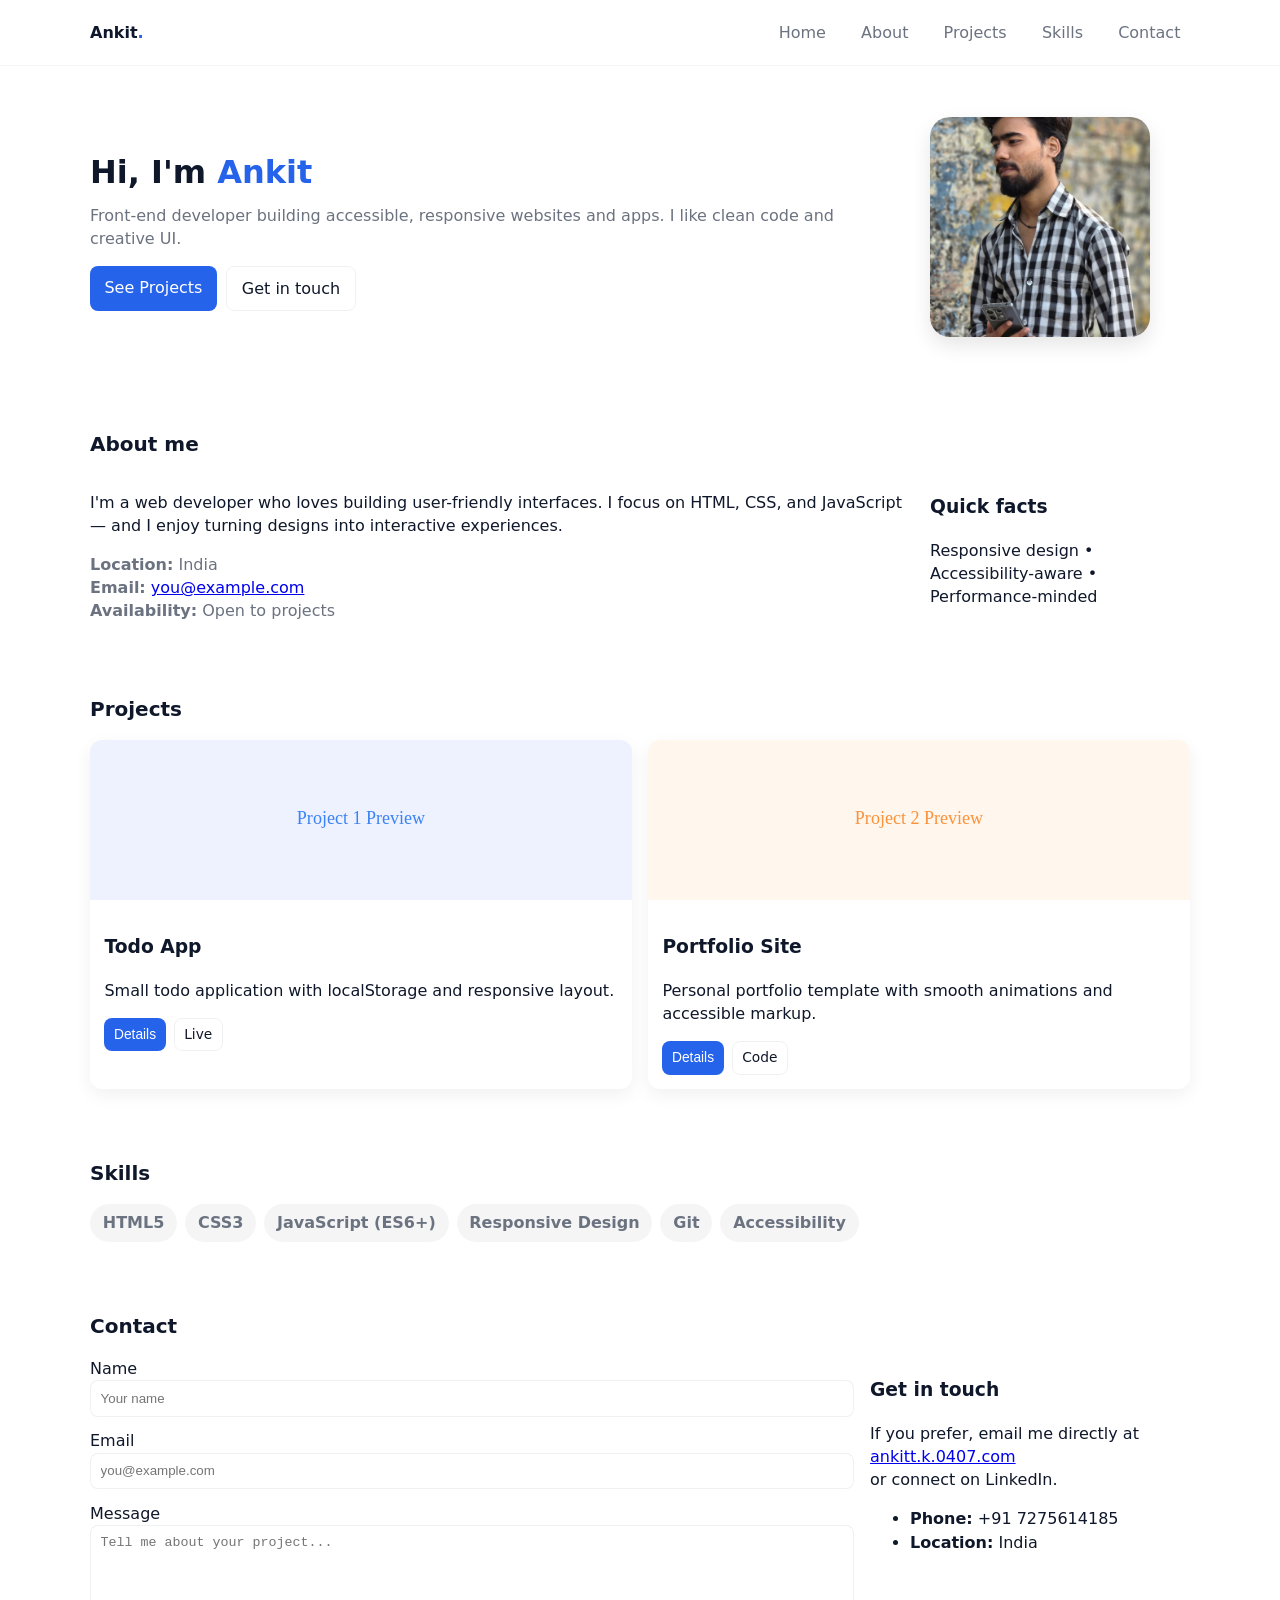
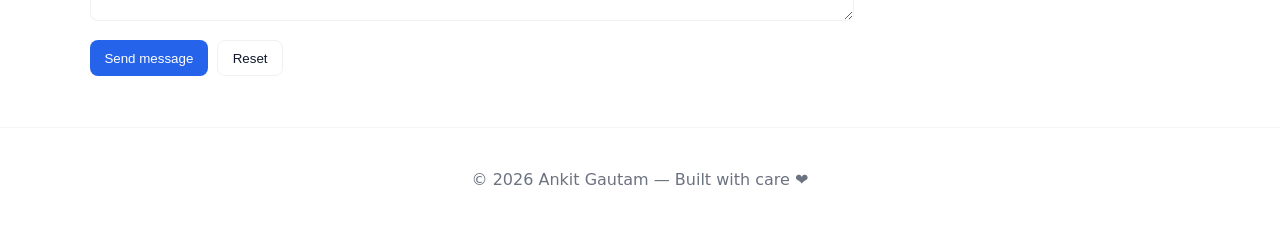
<file: index.html>
<!doctype html>
<html lang="en">
<head>
  <meta charset="utf-8" />
  <meta name="viewport" content="width=device-width,initial-scale=1" />
  <title>Ankit Gautam — Portfolio</title>
  <meta name="description" content="Portfolio of Ankit Gautam — web developer" />
  <style>
    :root{
  --bg: #ffffff;
  --muted: #6b7280;
  --accent: #2563eb;
  --accent-2: #60a5fa;
  --glass: rgba(15,23,42,0.04);
  --radius: 12px;
  --container: 1100px;
  --gap: 1.25rem;
  --transition: 240ms ease;
  --shadow: 0 6px 18px rgba(16,24,40,0.06);
  --maxwidth: 1200px;
  --text: #0f172a;
}

*{box-sizing:border-box}
html,body{height:100%}
body{
  margin:0;
  font-family: Inter, ui-sans-serif, system-ui, -apple-system, "Segoe UI", Roboto, "Helvetica Neue", Arial;
  background:var(--bg);
  color:var(--text);
  -webkit-font-smoothing:antialiased;
  -moz-osx-font-smoothing:grayscale;
  line-height:1.45;
  -webkit-text-size-adjust:100%;
}

/* Container */
.container{
  width: min(var(--container), 92%);
  margin: 0 auto;
}

/* Header */
.site-header{
  position:sticky;
  top:0;
  z-index:50;
  background: linear-gradient(180deg, rgba(255,255,255,0.9), rgba(255,255,255,0.8));
  backdrop-filter: blur(6px);
  border-bottom: 1px solid rgba(15,23,42,0.04);
}
.header-inner{
  display:flex;
  align-items:center;
  justify-content:space-between;
  gap:var(--gap);
  padding:0.85rem 0;
}
.logo{font-weight:700; text-decoration:none; color:var(--text)}
.logo .dot{color:var(--accent)}
.site-nav ul{list-style:none; margin:0; padding:0; display:flex; gap:1rem}
.site-nav a{display:inline-block; padding:0.45rem 0.6rem; color:var(--muted); text-decoration:none; border-radius:8px; transition:var(--transition)}
.site-nav a:hover, .site-nav a:focus{color:var(--text); background:var(--glass)}

/* Mobile menu button */
.menu-toggle{display:none; background:none; border:0; padding:8px; cursor:pointer}
.hamburger{width:22px;height:2px;background:var(--text);display:block;position:relative}
.hamburger::before, .hamburger::after{content:"";position:absolute;left:0;width:22px;height:2px;background:var(--text)}
.hamburger::before{top:-7px} .hamburger::after{top:7px}

/* Hero */
.hero{padding:3.2rem 0}
.hero-inner{display:grid; gap:2rem; align-items:center; grid-template-columns:1fr 260px}
.hero-text h1{font-size:2rem;margin:0 0 0.5rem}
.hero-text h1 span{color:var(--accent)}
.hero-text p{color:var(--muted); margin:0 0 1rem}
.profile-img{
  width:220px;
  height:220px;
  object-fit:cover;
  border-radius:20px;
  box-shadow: 0 8px 20px rgba(0,0,0,0.1);
}
.cta{display:flex; gap:0.6rem}
.btn{
  display:inline-block;
  background:var(--accent);
  color:white;
  padding:0.6rem 0.9rem;
  border-radius:8px;
  text-decoration:none;
  border:0;
  cursor:pointer;
  transition:var(--transition);
}
.btn:hover{transform:translateY(-3px)}
.btn-outline{background:transparent; border:1px solid rgba(15,23,42,0.06); color:var(--text)}
.btn-sm{padding:0.35rem 0.6rem; font-size:0.86rem}

/* Sections */
.section{padding:2.2rem 0}
.section-title{font-size:1.25rem;margin:0 0 1rem}

/* About */
.about-grid{display:grid;grid-template-columns:1fr 260px; gap:1.25rem}
.meta{list-style:none;padding:0;margin:1rem 0 0;color:var(--muted)}

/* Projects */
.projects-grid{display:grid;grid-template-columns:repeat(2,1fr); gap:1rem}
.project-card{background:white;border-radius:12px;overflow:hidden;box-shadow:var(--shadow);display:flex;flex-direction:column}
.project-card img{width:100%;height:160px;object-fit:cover;display:block}
.card-body{padding:0.9rem}
.card-actions{display:flex;gap:0.5rem;margin-top:0.7rem}

/* Skills chips */
.chips{display:flex;flex-wrap:wrap;gap:0.5rem}
.chip{padding:0.45rem 0.8rem;border-radius:999px;background:var(--glass);font-weight:600;color:var(--muted)}

/* Contact */
.contact-grid{display:grid;grid-template-columns:1fr 320px; gap:1rem}
.contact-form label{display:block;margin-bottom:0.8rem}
.contact-form input, .contact-form textarea{
  width:100%; padding:0.6rem; border-radius:8px;border:1px solid rgba(15,23,42,0.06)
}
.form-actions{display:flex;gap:0.6rem;margin-top:0.6rem}
.form-status{color:var(--muted);margin-top:0.6rem}

/* Footer */
.site-footer{padding:1.5rem 0; border-top:1px solid rgba(15,23,42,0.04); text-align:center;color:var(--muted)}

/* Modal */
.modal{position:fixed;inset:0;display:flex;align-items:center;justify-content:center;background:rgba(2,6,23,0.5);opacity:0;pointer-events:none;transition:var(--transition)}
.modal[aria-hidden="false"]{opacity:1;pointer-events:auto}
.modal-content{background:white;padding:1.1rem;border-radius:12px;max-width:720px;width:min(92%,700px);box-shadow:var(--shadow);position:relative}
.modal-close{position:absolute;right:8px;top:8px;border:0;background:transparent;font-size:24px;cursor:pointer}

/* Responsive */
@media (max-width:900px){
  .hero-inner{grid-template-columns:1fr; text-align:center}
  .hero-photo{margin:0 auto}
  .projects-grid{grid-template-columns:1fr}
  .about-grid{grid-template-columns:1fr}
  .contact-grid{grid-template-columns:1fr}
  .site-nav{position:fixed; inset:auto 0 0 0; background:white; padding:1rem; transform:translateY(-8px); box-shadow:var(--shadow); display:none}
  .site-nav.open{display:block}
  .menu-toggle{display:block}
  .site-nav ul{flex-direction:column; gap:0.6rem}
}

/* Focus states for accessibility */
a:focus, button:focus, input:focus, textarea:focus {outline:3px solid rgba(96,165,250,0.2); outline-offset:3px}
  </style>
</head>
<body>
  <header class="site-header">
    <div class="container header-inner">
      <a href="#" class="logo">Ankit<span class="dot">.</span></a>

      <button id="menuToggle" class="menu-toggle" aria-label="Open menu" aria-expanded="false">
        <span class="hamburger"></span>
      </button>

      <nav id="siteNav" class="site-nav" aria-label="Main navigation">
        <ul>
          <li><a href="#home">Home</a></li>
          <li><a href="#about">About</a></li>
          <li><a href="#projects">Projects</a></li>
          <li><a href="#skills">Skills</a></li>
          <li><a href="#contact">Contact</a></li>
        </ul>
      </nav>
    </div>
  </header>

  <main>
    <!-- Hero -->
    <section id="home" class="hero">
      <div class="container hero-inner">
        <div class="hero-text">
          <h1>Hi, I'm <span>Ankit</span></h1>
          <p>Front-end developer building accessible, responsive websites and apps. I like clean code and creative UI.</p>
          <div class="cta">
            <a href="#projects" class="btn">See Projects</a>
            <a href="#contact" class="btn btn-outline">Get in touch</a>
          </div>
        </div>
        <div class="hero-photo">
          <img src="ankit.jpg" alt="Ankit Gautam photo" class="profile-img">
        </div>
      </div>
    </section>

    <!-- About -->
    <section id="about" class="section container">
      <h2 class="section-title">About me</h2>
      <div class="about-grid">
        <div>
          <p>I'm a web developer who loves building user-friendly interfaces. I focus on HTML, CSS, and JavaScript — and I enjoy turning designs into interactive experiences.</p>
          <ul class="meta">
            <li><strong>Location:</strong> India</li>
            <li><strong>Email:</strong> <a href="mailto:you@example.com">you@example.com</a></li>
            <li><strong>Availability:</strong> Open to projects</li>
          </ul>
        </div>
        <div class="skills-quick">
          <h3>Quick facts</h3>
          <p>Responsive design • Accessibility-aware • Performance-minded</p>
        </div>
      </div>
    </section>

    <!-- Projects -->
    <section id="projects" class="section container">
      <h2 class="section-title">Projects</h2>
      <div class="projects-grid" aria-live="polite">
        <!-- Project card 1 -->
        <article class="project-card" tabindex="0">
          <img src="data:image/svg+xml,%3Csvg xmlns='http://www.w3.org/2000/svg' width='600' height='360'%3E%3Crect width='100%25' height='100%25' fill='%23eef2ff'/%3E%3Ctext x='50%25' y='50%25' dominant-baseline='middle' text-anchor='middle' fill='%233b82f6' font-size='20'%3EProject 1 Preview%3C/text%3E%3C/svg%3E" alt="Project 1 preview">
          <div class="card-body">
            <h3>Todo App</h3>
            <p>Small todo application with localStorage and responsive layout.</p>
            <div class="card-actions">
              <button class="btn btn-sm" data-project='{"title":"Todo App","desc":"A simple todo list with localStorage, filtering and keyboard shortcuts.","tech":["HTML","CSS","JS"],"link":"#"}'>Details</button>
              <a class="btn btn-sm btn-outline" href="#" target="_blank" rel="noopener">Live</a>
            </div>
          </div>
        </article>

        <!-- Project card 2 -->
        <article class="project-card" tabindex="0">
          <img src="data:image/svg+xml,%3Csvg xmlns='http://www.w3.org/2000/svg' width='600' height='360'%3E%3Crect width='100%25' height='100%25' fill='%23fff7ed'/%3E%3Ctext x='50%25' y='50%25' dominant-baseline='middle' text-anchor='middle' fill='%23fb923c' font-size='20'%3EProject 2 Preview%3C/text%3E%3C/svg%3E" alt="Project 2 preview">
          <div class="card-body">
            <h3>Portfolio Site</h3>
            <p>Personal portfolio template with smooth animations and accessible markup.</p>
            <div class="card-actions">
              <button class="btn btn-sm" data-project='{"title":"Portfolio Site","desc":"This portfolio template built with semantic HTML, CSS Grid and JS.","tech":["HTML","CSS","JS"],"link":"#"}'>Details</button>
              <a class="btn btn-sm btn-outline" href="#" target="_blank" rel="noopener">Code</a>
            </div>
          </div>
        </article>

        <!-- More cards... copy pattern above for more projects -->
      </div>
    </section>

    <!-- Skills -->
    <section id="skills" class="section container">
      <h2 class="section-title">Skills</h2>
      <div class="chips">
        <span class="chip">HTML5</span>
        <span class="chip">CSS3</span>
        <span class="chip">JavaScript (ES6+)</span>
        <span class="chip">Responsive Design</span>
        <span class="chip">Git</span>
        <span class="chip">Accessibility</span>
      </div>
    </section>

    <!-- Contact -->
    <section id="contact" class="section container">
      <h2 class="section-title">Contact</h2>
      <div class="contact-grid">
        <form id="contactForm" class="contact-form" novalidate>
          <label>
            <span>Name</span>
            <input type="text" name="name" id="name" required minlength="2" placeholder="Your name">
          </label>

          <label>
            <span>Email</span>
            <input type="email" name="email" id="email" required placeholder="you@example.com">
          </label>

          <label>
            <span>Message</span>
            <textarea name="message" id="message" rows="5" required minlength="10" placeholder="Tell me about your project..."></textarea>
          </label>

          <div class="form-actions">
            <button type="submit" class="btn">Send message</button>
            <button type="reset" class="btn btn-outline">Reset</button>
          </div>

          <p class="form-status" id="formStatus" aria-live="polite"></p>
        </form>

        <div class="contact-info" aria-hidden="false">
          <h3>Get in touch</h3>
          <p>If you prefer, email me directly at <a href="mailto:you@example.com">ankitt.k.0407.com</a> <br>
          or connect on LinkedIn.</p>
          <ul>
            <li><strong>Phone:</strong> +91 7275614185 </li>
            <li><strong>Location:</strong> India</li>
          </ul>
        </div>
      </div>
    </section>
  </main>

  <footer class="site-footer">
    <div class="container">
      <p>© <span id="year"></span> Ankit Gautam — Built with care ❤️</p>
    </div>
  </footer>

  <!-- Project modal -->
  <div id="projectModal" class="modal" role="dialog" aria-hidden="true" aria-labelledby="modalTitle">
    <div class="modal-content" role="document">
      <button id="modalClose" class="modal-close" aria-label="Close">&times;</button>
      <h3 id="modalTitle">Project title</h3>
      <p id="modalDesc"></p>
      <p id="modalTech"></p>
      <p><a id="modalLink" href="#" target="_blank" rel="noopener" class="btn btn-sm">Open demo / code</a></p>
    </div>
  </div>

  <script>
    // Basic interactive JS for menu, smooth scroll, modal, form validation
document.addEventListener('DOMContentLoaded', () => {
  // Year in footer
  document.getElementById('year').textContent = new Date().getFullYear();

  // Mobile menu toggle
  const menuToggle = document.getElementById('menuToggle');
  const siteNav = document.getElementById('siteNav');
  menuToggle.addEventListener('click', () => {
    const expanded = menuToggle.getAttribute('aria-expanded') === 'true';
    menuToggle.setAttribute('aria-expanded', String(!expanded));
    siteNav.classList.toggle('open');
  });

  // Smooth scrolling for in-page links
  document.querySelectorAll('a[href^="#"]').forEach(a => {
    a.addEventListener('click', (e) => {
      const href = a.getAttribute('href');
      if (href.length > 1 && href.startsWith('#')) {
        e.preventDefault();
        const target = document.querySelector(href);
        if (target) {
          target.scrollIntoView({behavior:'smooth', block:'start'});
          // close mobile nav if open
          if (siteNav.classList.contains('open')) {
            siteNav.classList.remove('open');
            menuToggle.setAttribute('aria-expanded', 'false');
          }
        }
      }
    });
  });

  // Project modal
  const modal = document.getElementById('projectModal');
  const modalTitle = document.getElementById('modalTitle');
  const modalDesc = document.getElementById('modalDesc');
  const modalTech = document.getElementById('modalTech');
  const modalLink = document.getElementById('modalLink');
  const modalClose = document.getElementById('modalClose');

  function openModal(data){
    modalTitle.textContent = data.title || 'Untitled';
    modalDesc.textContent = data.desc || '';
    modalTech.textContent = (data.tech && data.tech.length) ? 'Tech: ' + data.tech.join(', ') : '';
    modalLink.href = data.link || '#';
    modal.setAttribute('aria-hidden', 'false');
    // trap focus (basic)
    modalClose.focus();
    document.body.style.overflow = 'hidden';
  }
  function closeModal(){
    modal.setAttribute('aria-hidden', 'true');
    document.body.style.overflow = '';
  }

  document.querySelectorAll('.project-card .btn').forEach(btn => {
    btn.addEventListener('click', (e) => {
      const json = btn.getAttribute('data-project');
      try {
        const data = JSON.parse(json);
        openModal(data);
      } catch (err) { console.warn('Invalid project data', err) }
    });
  });

  modalClose.addEventListener('click', closeModal);
  modal.addEventListener('click', (e) => {
    if (e.target === modal) closeModal();
  });
  document.addEventListener('keydown', (e) => {
    if (e.key === 'Escape' && modal.getAttribute('aria-hidden') === 'false') closeModal();
  });

  // Simple contact form validation + fake submit
  const form = document.getElementById('contactForm');
  const status = document.getElementById('formStatus');
  form.addEventListener('submit', (e) => {
    e.preventDefault();
    status.textContent = '';
    const name = form.name.value.trim();
    const email = form.email.value.trim();
    const message = form.message.value.trim();

    if (name.length < 2) { status.textContent = 'Please enter your name (2+ chars).'; form.name.focus(); return; }
    if (!/^\S+@\S+\.\S+$/.test(email)) { status.textContent = 'Please enter a valid email.'; form.email.focus(); return; }
    if (message.length < 10) { status.textContent = 'Message should be at least 10 characters.'; form.message.focus(); return; }

    // Simulate submit (replace with real submission endpoint if you have one)
    status.textContent = 'Sending message...';
    setTimeout(() => {
      status.textContent = 'Thanks! Your message was received (simulated). I will reply soon.';
      form.reset();
    }, 900);
  });

});
  </script>
</body>
</html>
</file>
